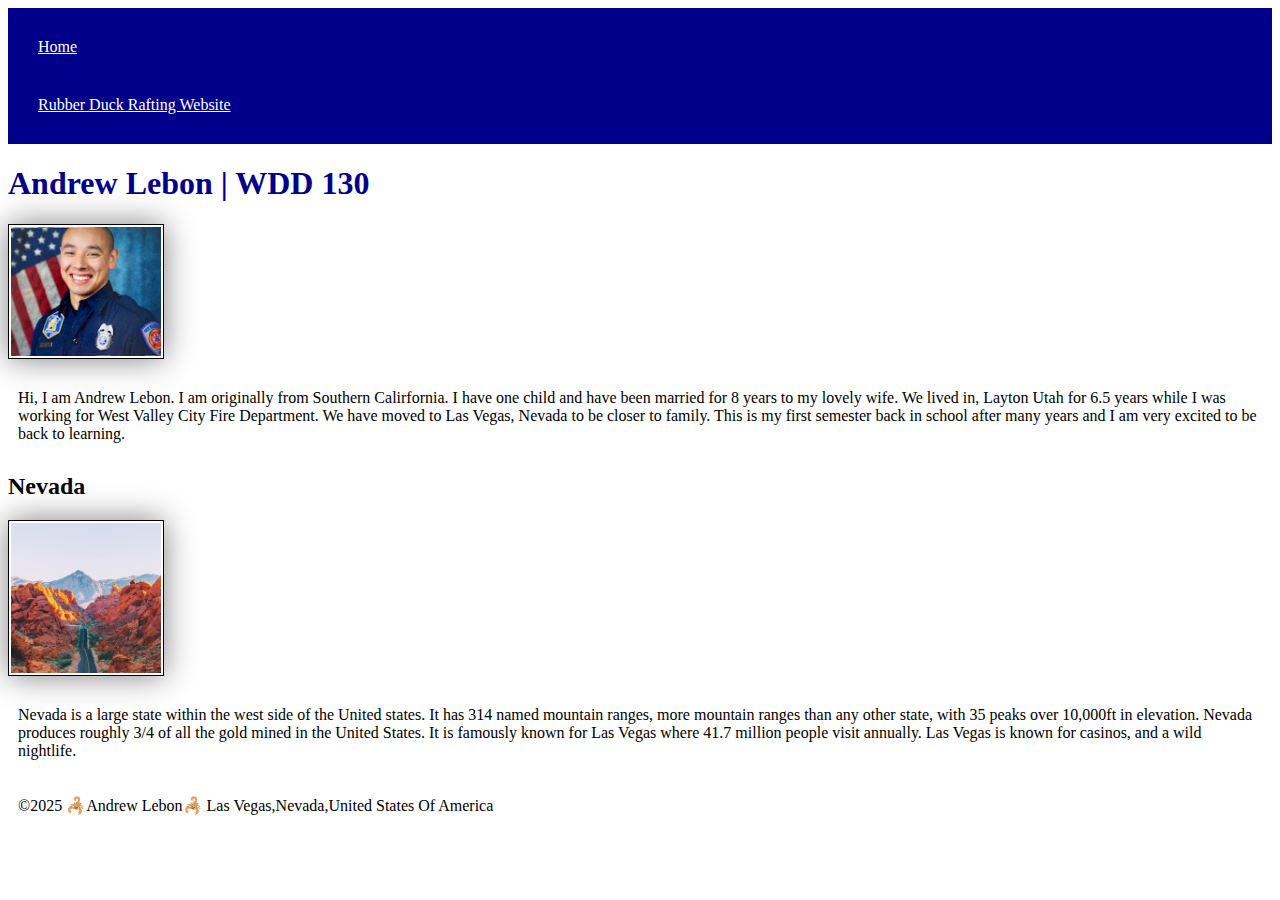
<file: index.html>
<!DOCTYPE html>
<html lang="en-us">

<head>
    <meta charset="utf-8">
    <meta name="viewport" content="width=device-width,initial-scale=1.0">
    <title>Andrew Lebon | WDD 130</title>
    <link rel="stylesheet" href="styles/styles.css">
    <meta name="description"
        content="This page ot a description of myself with a photo included. It is for a  web fundamentals class, WDD 130. This is an example of a created site made by me Andrew Lebon.">
    <meta name="author" content="Andrew Lebon">
</head>

<body>
    <header>
        <nav>
            <a href="#">Home</a>
            <a href="wwr/home.html">Rubber Duck Rafting Website</a>
        </nav>
    </header>
    <main>
        <h1>Andrew Lebon | WDD 130</h1>
        <img src="images/profile.jpg" alt="Hi, I am Andrew Lebon." width="200">
        <p>Hi, I am Andrew Lebon. I am originally from Southern Calirfornia. I have one child and have been married for
            8 years to my lovely wife. We lived in, Layton Utah for 6.5 years while I was working for West Valley City
            Fire Department. We have moved to Las Vegas, Nevada to be closer to family. This is my first semester back
            in school after many years and I am very excited to be back to learning.</p>
    </main>
    <aside>
        <h2>Nevada</h2>
        <img src="images/nevada.jpg" alt="Valley Of Fire">
        <p> Nevada is a large state within the west side of the United states. It has 314 named mountain ranges, more
            mountain ranges than any other state, with 35 peaks over 10,000ft in elevation. Nevada produces roughly 3/4
            of all the gold mined in the United States. It is famously known for Las Vegas where 41.7 million people
            visit annually. Las Vegas is known for casinos, and a wild nightlife.</p>
    </aside>
    <footer>
        <p>©2025 🦂Andrew Lebon🦂 Las Vegas,Nevada,United States Of America</p>
    </footer>
</body>

</html>
</file>
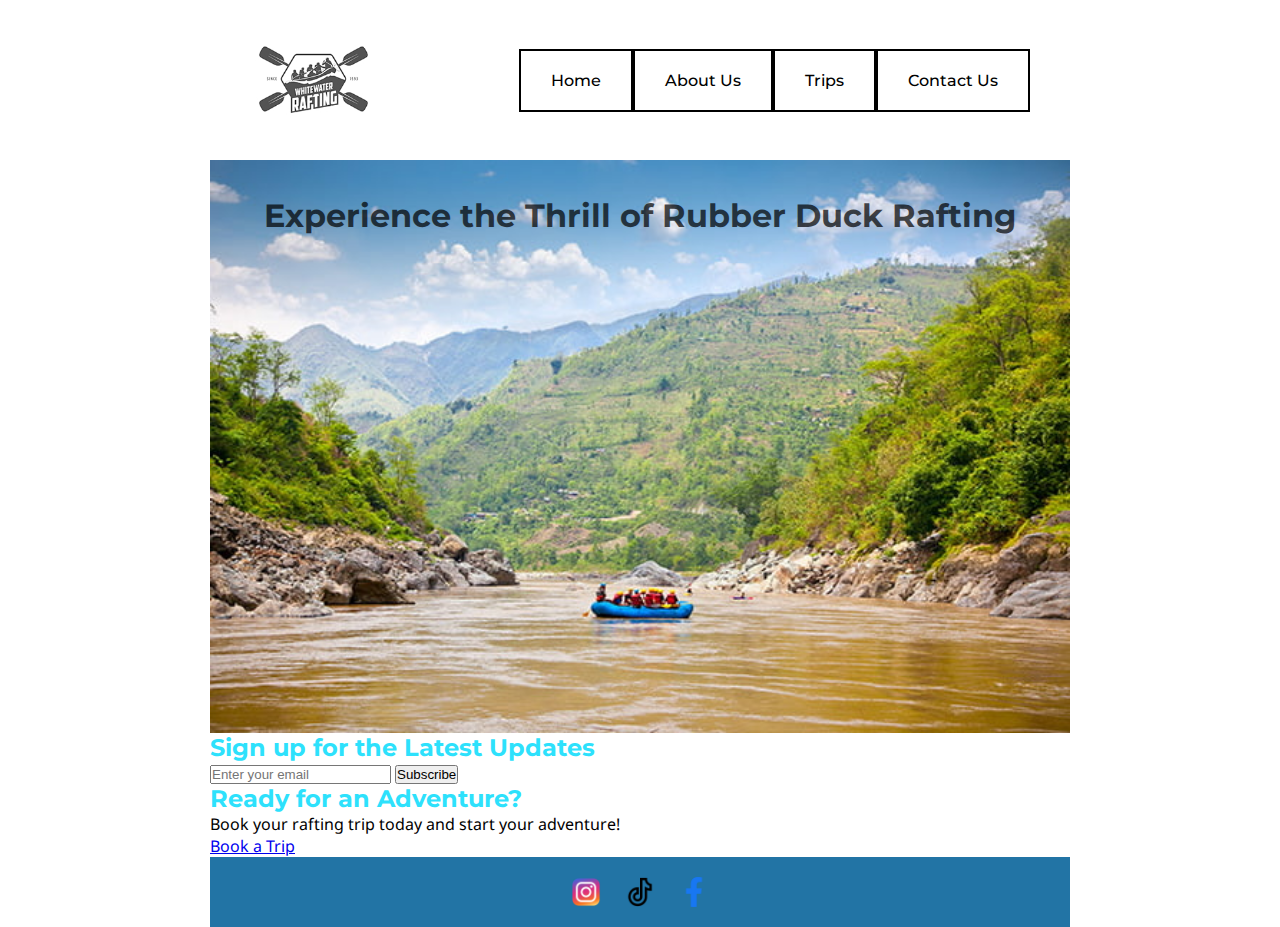
<file: wwr/index.html>
<!DOCTYPE html>
<html lang="en-us">

<head>
    <meta charset="UTF-8">
    <meta name="viewport" content="width=device-width,initial-scale=1.0">
    <title>Rubber Duck Rafting</title>
    <link rel="preconnect" href="https://fonts.googleapis.com">
    <link rel="preconnect" href="https://fonts.gstatic.com" crossorigin>
    <link href="https://fonts.googleapis.com/css2?family=Montserrat:ital,wght@0,100..900;1,100..900&display=swap" rel="stylesheet">
    <link rel="preconnect" href="https://fonts.googleapis.com">
    <link rel="preconnect" href="https://fonts.gstatic.com" crossorigin>
    <link href="https://fonts.googleapis.com/css2?family=Noto+Sans:ital,wght@0,100..900;1,100..900&display=swap" rel="stylesheet">
    <link rel="stylesheet" href="wwr-styles/about.css">
    <meta name="description" content="This is the river rafting">
    <meta name="author" content="Andrew Lebon">
</head>

<body>
    <header>
        <img src="imgs/wwr-logo.jpg" alt="Rafting Company Logo">
        <nav>
            <ul>
                <li><a href="index.html">Home</a></li>
                <li><a href="about.html">About Us</a></li>
                <li><a href="trips.html">Trips</a></li>
                <li><a href="contact.html">Contact Us</a></li>
            </ul>
        </nav>
    </header>

    <main>
        <div class="hero">
            <img src="imgs/wwr-banner.jpg" alt="Hero Image">
            <h1>Experience the Thrill of Rubber Duck Rafting</h1>
        </div>
        <section class="newsletter">
            <h2>Sign up for the Latest Updates</h2>
            <form class="newsletter-form">
                <input type="email" placeholder="Enter your email" required>
                <button type="submit">Subscribe</button>
            </form>
        </section>
        <section class="cta">
            <h2>Ready for an Adventure?</h2>
            <p>Book your rafting trip today and start your adventure!</p>
            <a href="trips.html" class="cta-btn">Book a Trip</a>
        </section>
    </main>

    <footer>
        <nav class="socialmedia">
            <a href="https://instagram.com">
                <img src="imgs/instagram.webp" alt="Instagram">
            </a>
            <a href="https://tiktok.com">
                <img src="imgs/tik_tok.webp" alt="TikTok">
            </a>
            <a href="https://facebook.com">
                <img src="imgs/Facebook.webp" alt="Facebook">
            </a>
        </nav>
    </footer>
</body>

</html>
</file>
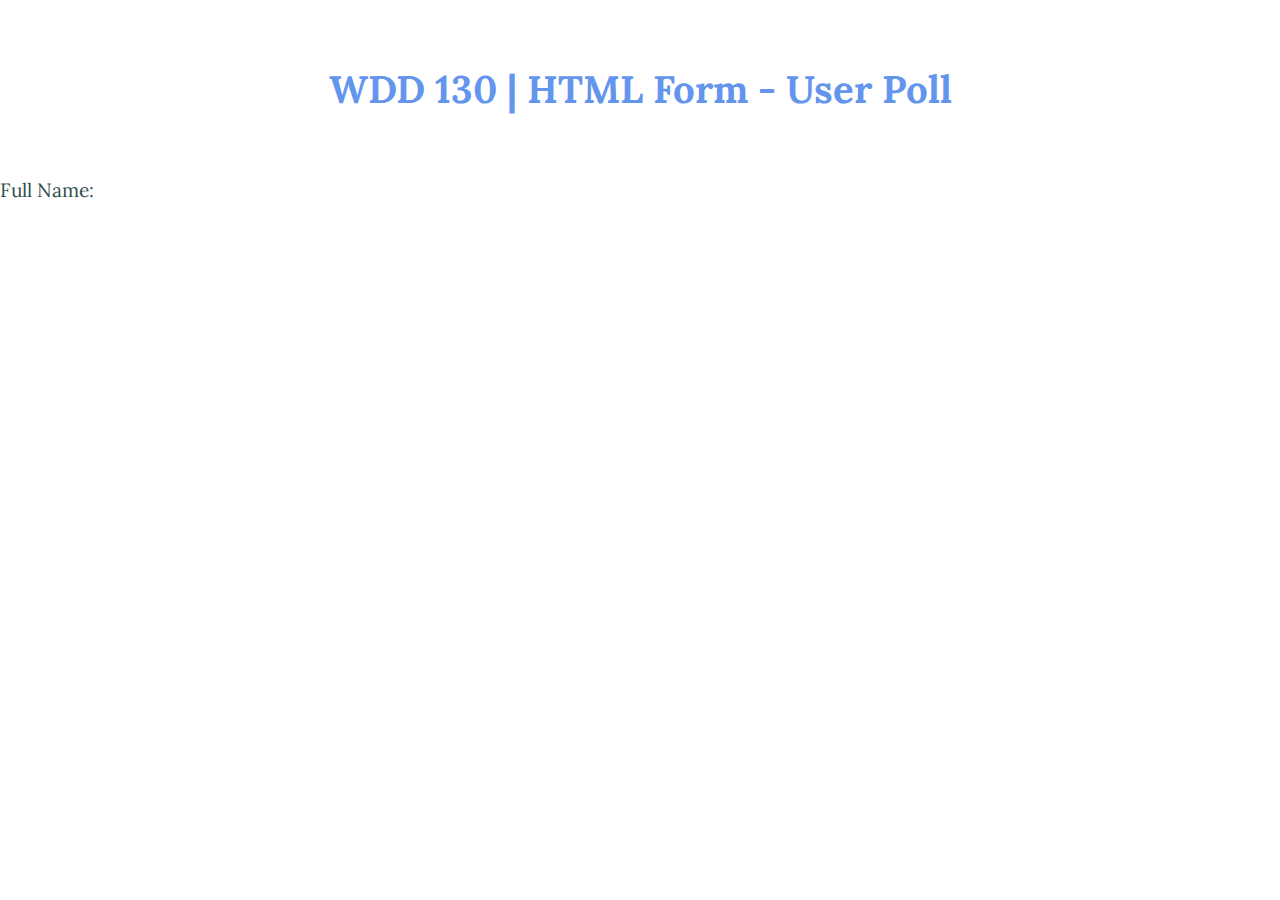
<file: week05/poll-form.html>
<!DOCTYPE html>
<html lang="en-us">

<head>
    <meta charset="UTF-8" />
    <meta name="viewport" content="width=device-width, initial-scale=1">
    <title>WDD 130 | HTML Form - User Poll</title>
    <link rel="preconnect" href="https://fonts.googleapis.com">
    <link rel="preconnect" href="https://fonts.gstatic.com" crossorigin>
    <link
        href="https://fonts.googleapis.com/css2?family=Nunito+Sans:ital,opsz,wght@0,6..12,200..1000;1,6..12,200..1000&display=swap"
        rel="stylesheet">
    <link rel="preconnect" href="https://fonts.googleapis.com">
    <link rel="preconnect" href="https://fonts.gstatic.com" crossorigin>
    <link
        href="https://fonts.googleapis.com/css2?family=Lora:ital,wght@0,400..700;1,400..700&family=Nunito+Sans:ital,opsz,wght@0,6..12,200..1000;1,6..12,200..1000&display=swap"
        rel="stylesheet">
    <link rel="stylesheet" href="styles/poll-form.css">
</head>

<body>
    <header>
        <h1>WDD 130 | HTML Form - User Poll</h1>
    </header>
    <main>
        <div class="form-item">
            <label for="fullname">Full Name:</label>
            <input type="text" id='fullname" name="fullname">
        </div>

        <form>
            <fieldset>
                <legend>Contact Information</legend>
                <label for="fullname">Full Name:</label>
                <input type-="text" id="fullname" name="fullname">
                <label for="useremail">Email:</label>
                <input type="email" id="useremail" name="useremail">
            </fieldset>
            <fieldset>
                <legend>Questions</legend>
                <label for="browser">What is your favorite internet browser?</label>
                <select id="browser" name="browser">
                    <option value="chrome">Chrome</option>
                    <option value="firefox">Firefox</option>
                    <option value="safari">Safari</option>
                    <option value="edge">Edge</option>
                    <option value="brave">Brave</option>
                    <option value="other">Other</option>
                </select>
                <label for="pet">Do you have a houshold pet?</label>
                <input type="checkbox" id="pet" name="pet">
                <label for="feedback">List the places you have lived:</label>
                <textarea id="feedback" name="feedback" rows="4"
                    placeholder="Los Angeles California, Diamond Bar California, Chino Hills California, Salt Lake City Utah, Layton Utah, Las Vegas Nevada">
                </textarea>
            </fieldset>
            <button type="submit">Submit Poll</button>
        </form>
    </main>
    <footer>
        <p>©2025 | HTML Form - User Poll Activity | Andrew Lebon</p>
    </footer>
</body>

</html>
</file>
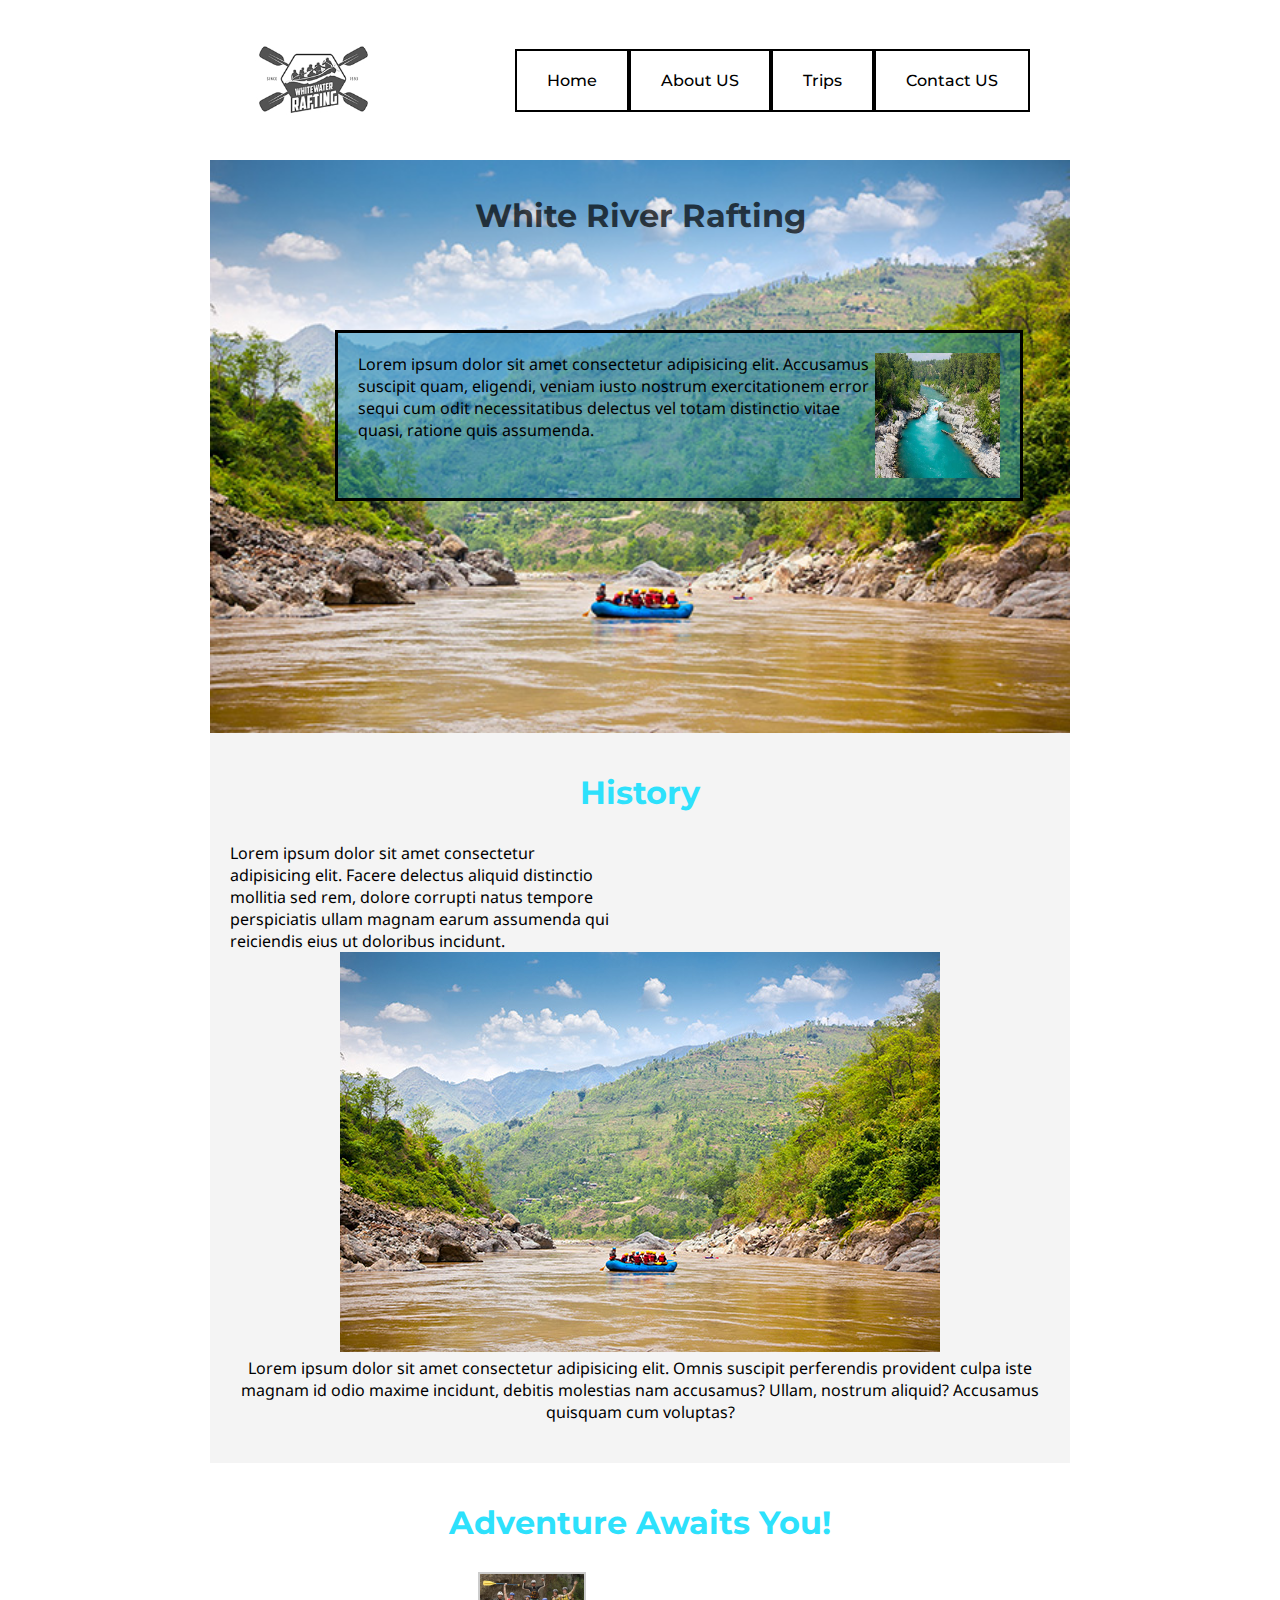
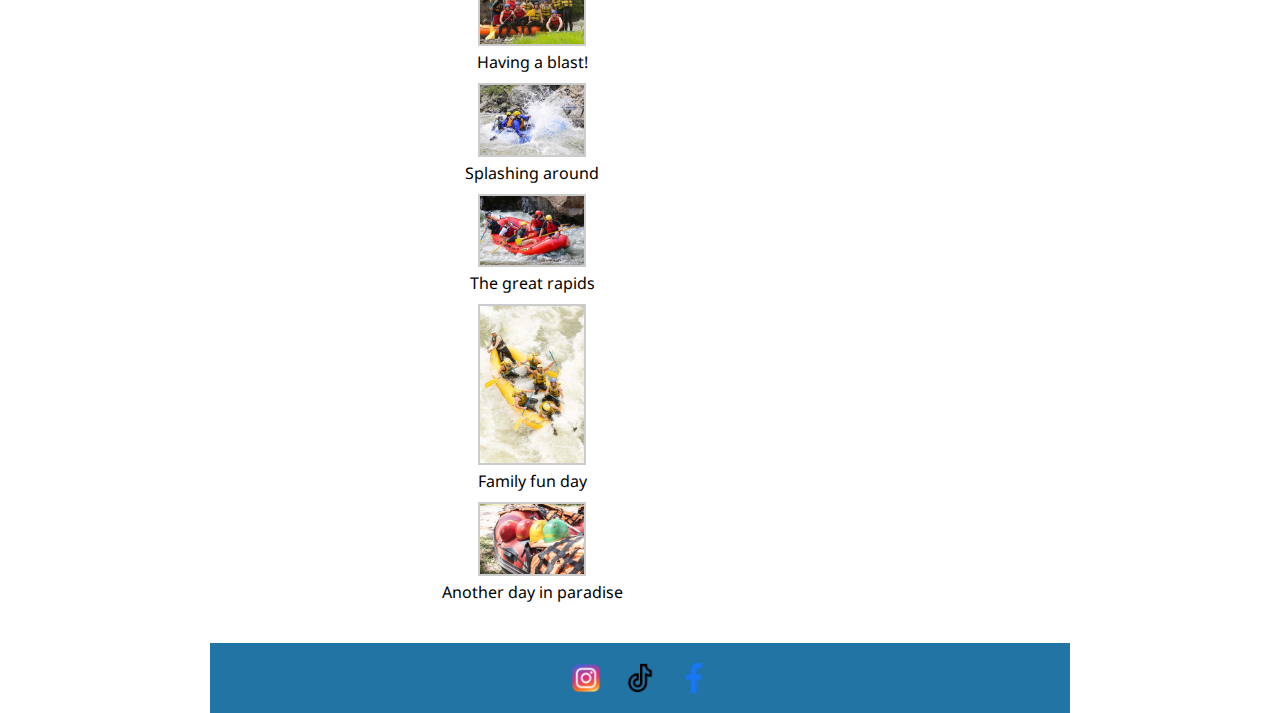
<file: wwr/about.html>
<!DOCTYPE html>
<html lang="en-us">

<head>
    <meta charset="UTF-8">
    <meta name="viewport" content="width=device-width,initial-scale=1.0">
    <title>White Water Rafting</title>
    <link rel="preconnect" href="https://fonts.googleapis.com">
    <link rel="preconnect" href="https://fonts.gstatic.com" crossorigin>
    <link href="https://fonts.googleapis.com/css2?family=Montserrat:ital,wght@0,100..900;1,100..900&display=swap"
        rel="stylesheet">
    <link rel="preconnect" href="https://fonts.googleapis.com">
    <link rel="preconnect" href="https://fonts.gstatic.com" crossorigin>
    <link href="https://fonts.googleapis.com/css2?family=Noto+Sans:ital,wght@0,100..900;1,100..900&display=swap"
        rel="stylesheet">
    <link rel="stylesheet" href="wwr-styles/rafting.css">
    <meta name="description" content="This is the river rafting">
    <meta name="author" content="Andrew Lebon">
</head>

<body>
    <header>
        <img src="wwr-imgs/wwr-logo.jpg" alt="Rafting Company Logo">
        <nav>
            <ul>
                <li><a href="index.html">Home</a></li>
                <li><a href="about.html">About US</a></li>
                <li><a href="trips.html">Trips</a></li>
                <li><a href="contact.html">Contact US</a></li>
            </ul>
        </nav>
    </header>
    <main>
        <div class="hero">
            <img src="wwr-imgs/wwr-banner.jpg" alt="wwr-banner">
            <h1>White River Rafting</h1>
            <article>
                <img src="wwr-imgs/wwr-1.jpg" alt="photo-1">
                <p>Lorem ipsum dolor sit amet consectetur adipisicing elit. Accusamus suscipit quam, eligendi, veniam
                    iusto nostrum exercitationem error sequi cum odit necessitatibus delectus vel totam distinctio vitae
                    quasi, ratione quis assumenda. </p>
            </article>
        </div>
        <section class="history">
            <h2>History</h2>
            <p class="history-1">Lorem ipsum dolor sit amet consectetur adipisicing elit. Facere delectus aliquid distinctio mollitia sed
                rem, dolore corrupti natus tempore perspiciatis ullam magnam earum assumenda qui reiciendis eius ut
                doloribus incidunt.</p>
            <img src="wwr-imgs/wwr-7.jpg" alt="history photo">
            <p>Lorem ipsum dolor sit amet consectetur adipisicing elit. Omnis suscipit perferendis provident culpa iste magnam id odio maxime incidunt, debitis molestias nam accusamus? Ullam, nostrum aliquid? Accusamus quisquam cum voluptas? </p>
        </section>
        <section class="adventure">
            <h2>Adventure Awaits You!</h2>
            <div class="adventure-jpgs">
                <figure>
                <img src="wwr-imgs/wwr-2.jpg" alt="photo-2">
                <figcaption>Having a blast!</figcaption>
                </figure>
                <figure>
                <img src="wwr-imgs/wwr-3.jpg" alt="photo-3">
                <figcaption>Splashing around</figcaption>
                </figure>
                <figure>
                <img src="wwr-imgs/wwr-4.jpg" alt="photo-4">
                <figcaption>The great rapids</figcaption>
                </figure>
                <figure>
                <img src="wwr-imgs/wwr-5.jpg" alt="photo-5">
                <figcaption>Family fun day</figcaption>
                </figure>
                <figure>
                <img src="wwr-imgs/wwr-6.jpg" alt="photo-6">
                <figcaption>Another day in paradise</figcaption>
                </figure>
                </div>
        </section>
    </main>
    <footer>
        <nav class="socialmedia">
            <a href="https://instagram.com">
                <img src="wwr-imgs/instagram.webp" alt="Instagram">
            </a>
            <a href="https://tiktok.com">
                <img src="wwr-imgs/tik_tok.webp" alt="TikTok">
            </a>
            <a href="https://facebook.com">
                <img src="wwr-imgs/Facebook.webp" alt="Facebook">
            </a>
        </nav>
    </footer>
</body>

</html>
</file>
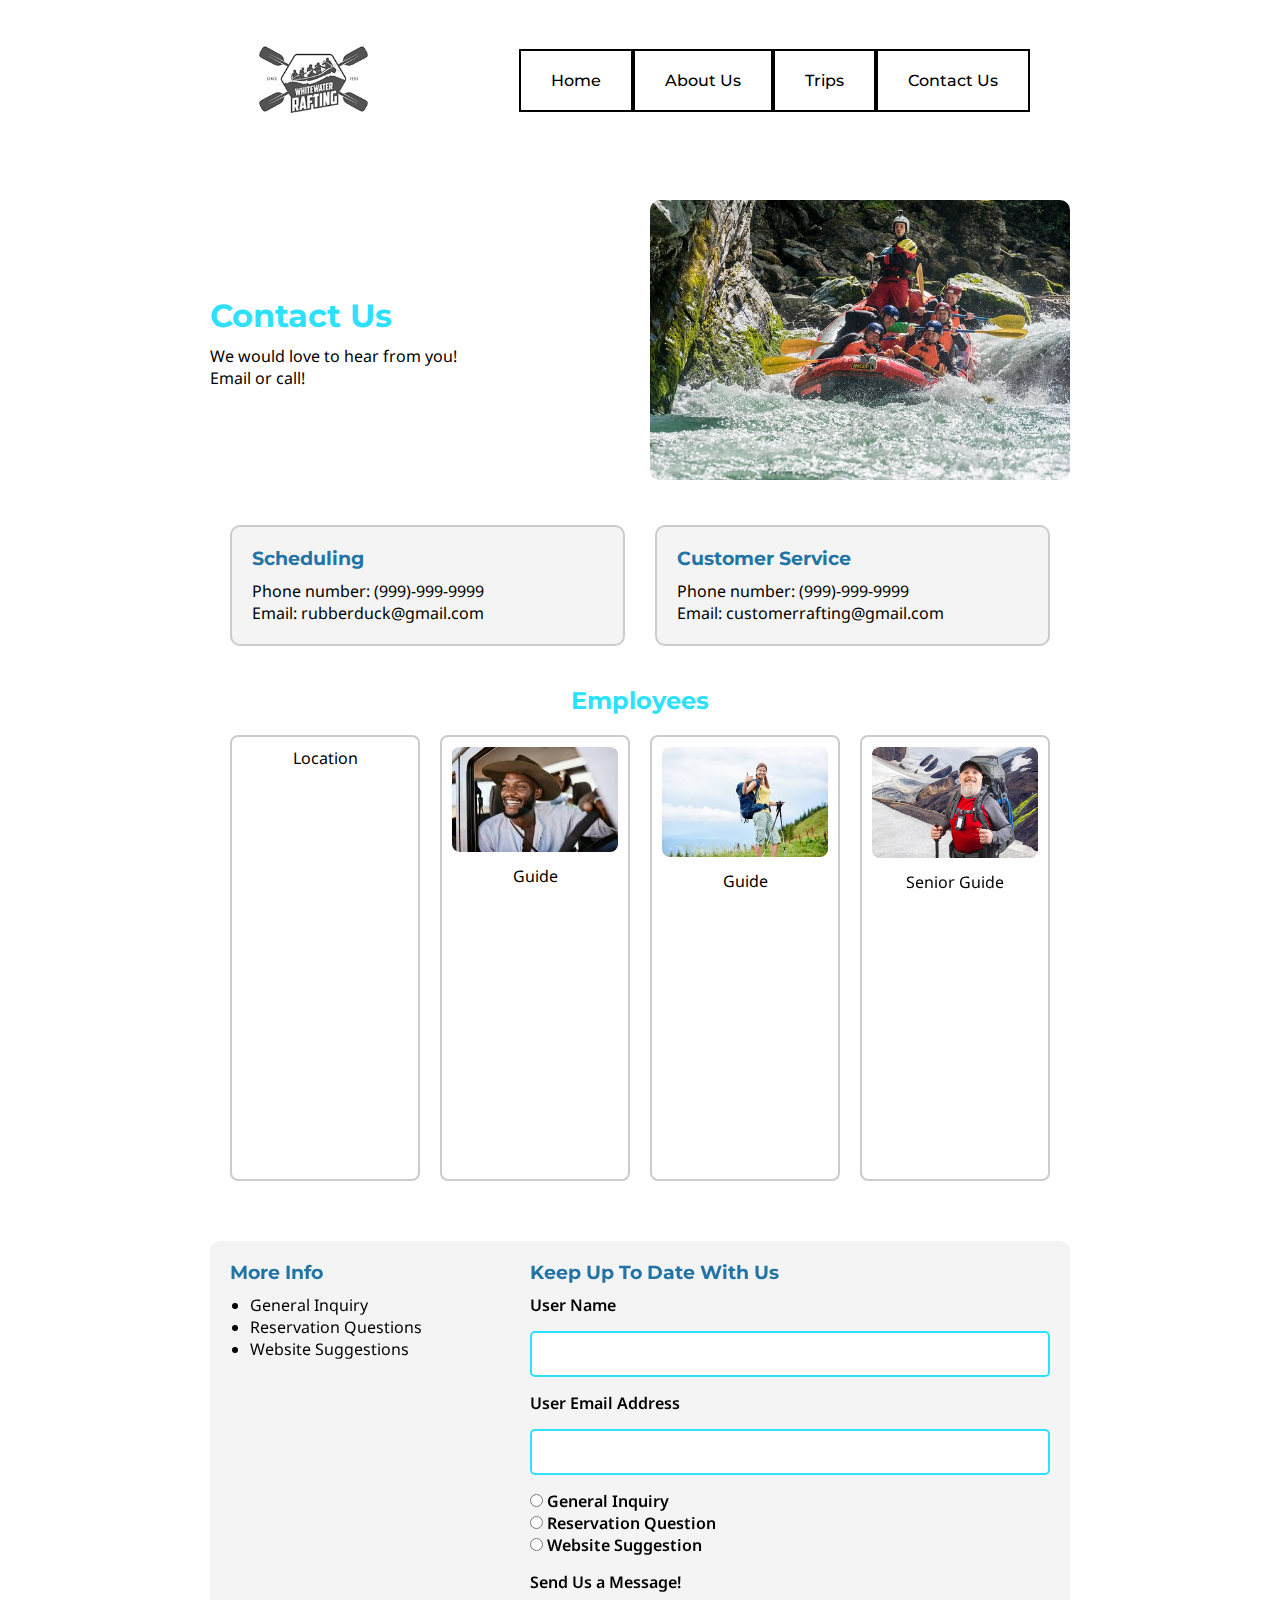
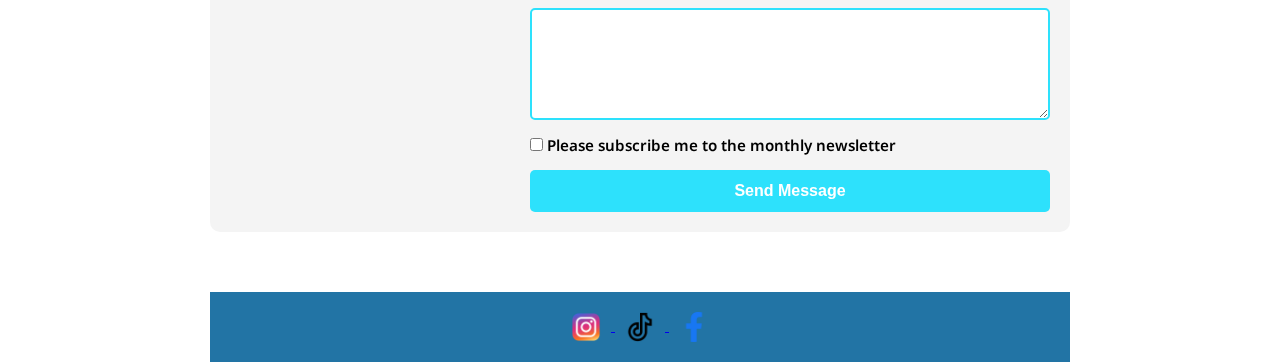
<file: wwr/contact.html>
<!DOCTYPE html>
<html lang="en-us">

<head>
  <meta charset="UTF-8" />
  <meta name="viewport" content="width=device-width, initial-scale=1.0" />
  <title>Contact Us</title>
  <link href="https://fonts.googleapis.com/css2?family=Montserrat:wght@400;700&family=Noto+Sans&display=swap"
    rel="stylesheet" />
  <link rel="stylesheet" href="styles/contact.css" />
  <meta name="description" content="Contact Us Page" />
  <meta name="author" content="Andrew Lebon" />
</head>

<body>
  <header>
    <img src="imgs/wwr-logo.jpg" alt="Rafting Company Logo" />
    <nav>
      <ul>
        <li><a href="index.html">Home</a></li>
        <li><a href="about.html">About Us</a></li>
        <li><a href="trips.html">Trips</a></li>
        <li><a href="contact.html">Contact Us</a></li>
      </ul>
    </nav>
  </header>

  <main>
    <section class="contact-header">
      <div class="header-text">
        <h2>Contact Us</h2>
        <p>
          We would love to hear from you!<br />
          Email or call!
        </p>
      </div>
      <div class="header-image">
        <img src="imgs/title-photo.jpg" alt="Contact Us Page Image" />
      </div>
    </section>

    <section class="contact-info-cards">
      <div class="card">
        <h3>Scheduling</h3>
        <p>
          Phone number: (999)-999-9999<br />
          Email: rubberduck@gmail.com
        </p>
      </div>
      <div class="card">
        <h3>Customer Service</h3>
        <p>
          Phone number: (999)-999-9999<br />
          Email: customerrafting@gmail.com
        </p>
      </div>
    </section>

    <section class="employees-section">
      <h2>Employees</h2>
      <div class="employees-grid">
        <div class="employee-box location-box">
          <div>Location</div>
          <div class="map-embed"> <iframe
              src="https://www.google.com/maps/embed?pb=!1m14!1m12!1m3!1d12952.923562898668!2d-111.47291066914069!3d35.74512932744955!2m3!1f0!2f0!3f0!3m2!1i1024!2i768!4f13.1!5e0!3m2!1sen!2sus!4v1754157045178!5m2!1sen!2sus"
              style="border:0;" allowfullscreen="" loading="lazy"
              referrerpolicy="no-referrer-when-downgrade"></iframe></div>
        </div>
        <div class="employee-box">
          <img src="imgs/Guide-1.jpg" alt="Guide 1" />
          <div>Guide</div>
        </div>
        <div class="employee-box">
          <img src="imgs/Guide-2.jpg" alt="Guide 2" />
          <div>Guide</div>
        </div>
        <div class="employee-box">
          <img src="imgs/Senior-Guide.avif" alt="Senior Guide" />
          <div>Senior Guide</div>
        </div>
      </div>
    </section>

    <section class="footer-info">
      <div class="more-info">
        <h3>More Info</h3>
        <ul>
          <li>General Inquiry</li>
          <li>Reservation Questions</li>
          <li>Website Suggestions</li>
        </ul>
      </div>
      <div class="newsletter-signup">
        <h3>Keep Up To Date With Us</h3>
        <form action="#" method="post" class="contact-form">
          <label for="name">User Name</label>
          <input type="text" id="name" name="name" required />

          <label for="email">User Email Address</label>
          <input type="email" id="email" name="email" required />

          <fieldset>
            <label><input type="radio" name="purpose" value="general" required /> General Inquiry</label><br />
            <label><input type="radio" name="purpose" value="reservation" /> Reservation Question</label><br />
            <label><input type="radio" name="purpose" value="suggestion" /> Website Suggestion</label>
          </fieldset>

          <label for="message">Send Us a Message!</label>
          <textarea id="message" name="message" rows="4" required></textarea>

          <label class="checkbox">
            <input type="checkbox" name="newsletter" />
            Please subscribe me to the monthly newsletter
          </label>

          <button type="submit">Send Message</button>
        </form>
      </div>
    </section>
  </main>

  <footer>
    <nav class="socialmedia">
      <a href="https://instagram.com">
        <img src="imgs/instagram.webp" alt="Instagram" />
      </a>
      <a href="https://tiktok.com">
        <img src="imgs/tik_tok.webp" alt="TikTok" />
      </a>
      <a href="https://facebook.com">
        <img src="imgs/Facebook.webp" alt="Facebook" />
      </a>
  </footer>
</body>

</html>
</file>
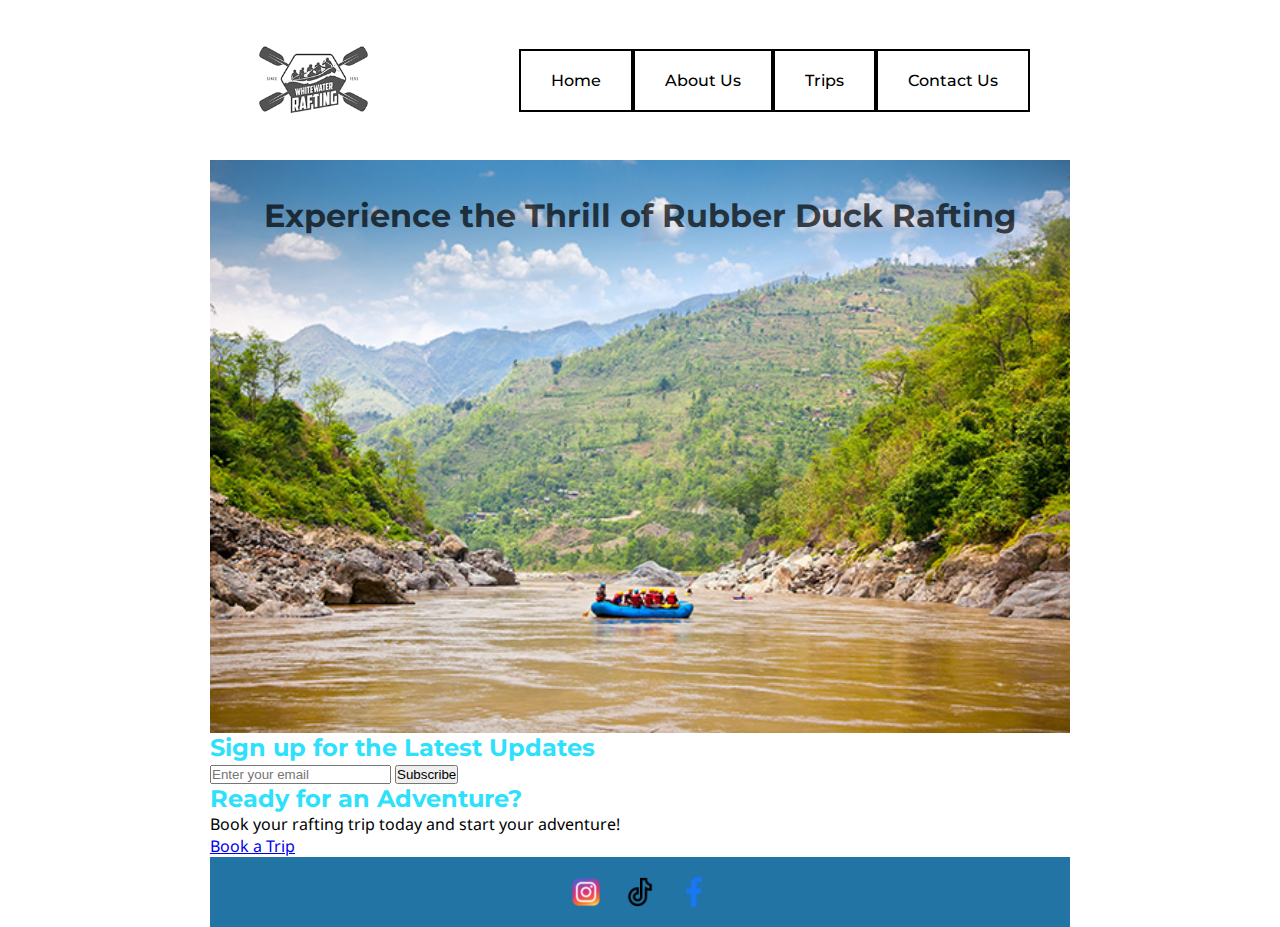
<file: wwr/home.html>
<!DOCTYPE html>
<html lang="en-us">

<head>
    <meta charset="UTF-8">
    <meta name="viewport" content="width=device-width,initial-scale=1.0">
    <title>Rubber Duck Rafting</title>
    <link rel="preconnect" href="https://fonts.googleapis.com">
    <link rel="preconnect" href="https://fonts.gstatic.com" crossorigin>
    <link href="https://fonts.googleapis.com/css2?family=Montserrat:ital,wght@0,100..900;1,100..900&display=swap" rel="stylesheet">
    <link rel="preconnect" href="https://fonts.googleapis.com">
    <link rel="preconnect" href="https://fonts.gstatic.com" crossorigin>
    <link href="https://fonts.googleapis.com/css2?family=Noto+Sans:ital,wght@0,100..900;1,100..900&display=swap" rel="stylesheet">
    <link rel="stylesheet" href="wwr-styles/about.css">
    <meta name="description" content="This is the river rafting">
    <meta name="author" content="Andrew Lebon">
</head>

<body>
    <header>
        <img src="wwr-imgs/wwr-logo.jpg" alt="Rafting Company Logo">
        <nav>
            <ul>
                <li><a href="home.html">Home</a></li>
                <li><a href="about.html">About Us</a></li>
                <li><a href="trips.html">Trips</a></li>
                <li><a href="contact.html">Contact Us</a></li>
            </ul>
        </nav>
    </header>

    <main>
        <div class="hero">
            <img src="wwr-imgs/wwr-banner.jpg" alt="Hero Image">
            <h1>Experience the Thrill of Rubber Duck Rafting</h1>
        </div>
        <section class="newsletter">
            <h2>Sign up for the Latest Updates</h2>
            <form class="newsletter-form">
                <input type="email" placeholder="Enter your email" required>
                <button type="submit">Subscribe</button>
            </form>
        </section>
        <section class="cta">
            <h2>Ready for an Adventure?</h2>
            <p>Book your rafting trip today and start your adventure!</p>
            <a href="trips.html" class="cta-btn">Book a Trip</a>
        </section>
    </main>

    <footer>
        <nav class="socialmedia">
            <a href="https://instagram.com">
                <img src="wwr-imgs/instagram.webp" alt="Instagram">
            </a>
            <a href="https://tiktok.com">
                <img src="wwr-imgs/tik_tok.webp" alt="TikTok">
            </a>
            <a href="https://facebook.com">
                <img src="wwr-imgs/Facebook.webp" alt="Facebook">
            </a>
        </nav>
    </footer>
</body>

</html>
</file>
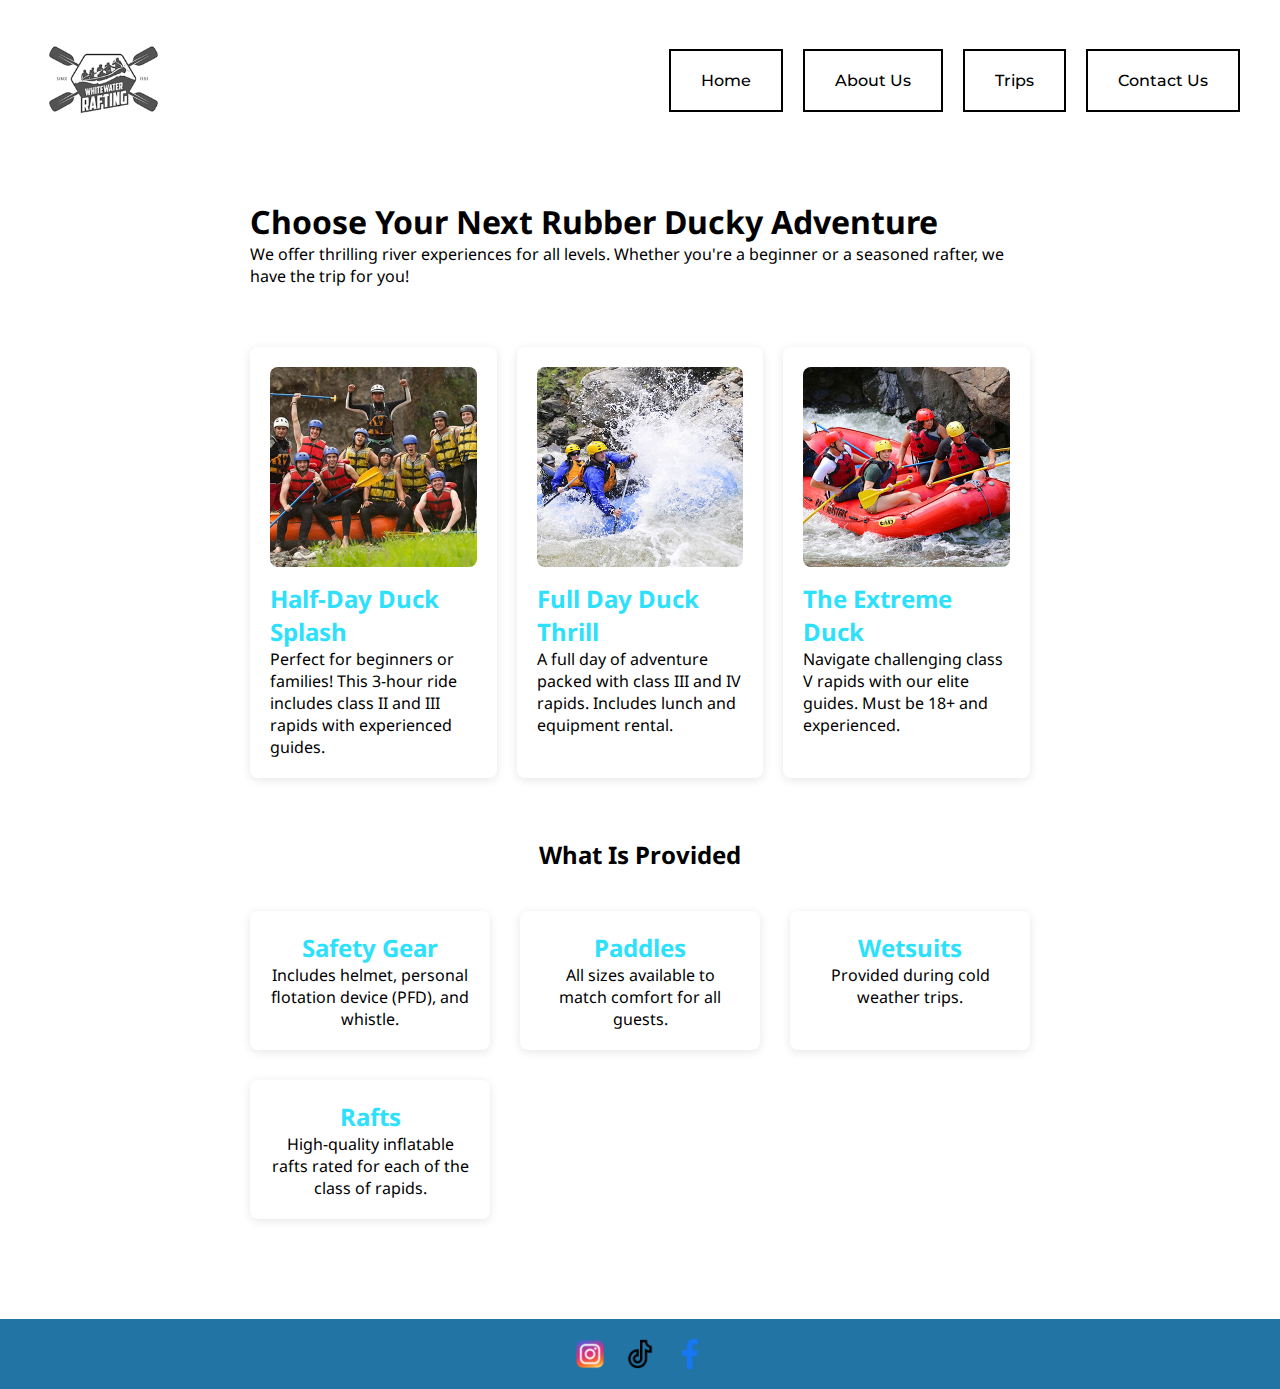
<file: wwr/trips.html>
<!DOCTYPE html>
<html lang="en-us">

<head>
  <meta charset="UTF-8" />
  <meta name="viewport" content="width=device-width, initial-scale=1.0" />
  <title>Our Trips - Rubber Duck Rafting</title>
  <link rel="stylesheet" href="styles/rafting.css" />
  <link rel="preconnect" href="https://fonts.googleapis.com" />
  <link rel="preconnect" href="https://fonts.gstatic.com" crossorigin />
  <link href="https://fonts.googleapis.com/css2?family=Montserrat:wght@400;700&family=Noto+Sans&display=swap"
    rel="stylesheet" />
</head>

<body>
  <header>
    <img src="imgs/wwr-logo.jpg" alt="Rafting Company Logo" />
    <nav>
      <ul>
        <li><a href="index.html">Home</a></li>
        <li><a href="about.html">About Us</a></li>
        <li><a href="trips.html">Trips</a></li>
        <li><a href="contact.html">Contact Us</a></li>
      </ul>
    </nav>
  </header>

  <main>
    <section class="trips-hero">
      <h1>Choose Your Next Rubber Ducky Adventure</h1>
      <p>We offer thrilling river experiences for all levels. Whether you're a beginner or a seasoned rafter, we have
        the trip for you!</p>
    </section>
    <section class="trip-list">
      <div class="trip-card">
        <img src="imgs/wwr-2.jpg" alt="Half Day Trip" />
        <h2>Half-Day Duck Splash</h2>
        <p>Perfect for beginners or families! This 3-hour ride includes class II and III rapids with experienced guides.
        </p>
      </div>

      <div class="trip-card">
        <img src="imgs/wwr-3.jpg" alt="Full Day Adventure" />
        <h2>Full Day Duck Thrill</h2>
        <p>A full day of adventure packed with class III and IV rapids. Includes lunch and equipment rental.</p>
      </div>

      <div class="trip-card">
        <img src="imgs/wwr-4.jpg" alt="Extreme Rapids" />
        <h2>The Extreme Duck</h2>
        <p>Navigate challenging class V rapids with our elite guides. Must be 18+ and experienced.</p>
      </div>
    </section>
    <section class="equipment">
      <h2>What Is Provided</h2>
      <div class="equipment-grid">
        <div>
          <h3>Safety Gear</h3>
          <p>Includes helmet, personal flotation device (PFD), and whistle.</p>
        </div>
        <div>
          <h3>Paddles</h3>
          <p>All sizes available to match comfort for all guests.</p>
        </div>
        <div>
          <h3>Wetsuits</h3>
          <p>Provided during cold weather trips.</p>
        </div>
        <div>
          <h3>Rafts</h3>
          <p>High-quality inflatable rafts rated for each of the class of rapids.</p>
        </div>
      </div>
    </section>
  </main>

  <footer>
    <nav class="socialmedia">
      <a href="https://instagram.com">
        <img src="imgs/instagram.webp" alt="Instagram" />
      </a>
      <a href="https://tiktok.com">
        <img src="imgs/tik_tok.webp" alt="TikTok" />
      </a>
      <a href="https://facebook.com">
        <img src="imgs/Facebook.webp" alt="Facebook" />
      </a>
    </nav>
  </footer>
</body>

</html>
</file>
<file: styles/styles.css>
nav {
    background-color: darkblue;
    padding: 10px;
}

nav a {
    color: white;
    display: block;
    padding: 20px;
}

h1 {
    color: darkblue;
}

img {
    width: 150px;
    height: auto;
    border: 1px solid black;
    padding: 2px;
    box-shadow: 0 0 30px gray;
}

p {
    padding: 10px;
}
</file>
<file: wwr/wwr-styles/about.css>
:root {
    --primary-color: #2DE1FC;
    --secondary-color: #2274A5;
    --accent1-color: #000000;
    --accent2-color: #729B79;
    --heading-font: "Montserrat", sans-serif;
    --body-font: "Noto Sans", sans-serif;
}

* {
    margin: 0;
    padding: 0;
    box-sizing: border-box;
}

body {
    font-family: var(--body-font);
    color: var(--accent1-color);
}

header {
    color: var(--accent2-color);
    display: flex;
    justify-content: space-between;
    align-items: center;
    padding: 40px 40px;
}

header img {
    height: 80px;
}

nav ul {
    list-style: none;
    display: flex;
    gap: 0;
}

nav ul li a {
    display: inline-block;
    background-color: white;
    color: black;
    text-decoration: none;
    padding: 20px 30px;
    border: 2px solid black;
    font-family: var(--heading-font);
    font-weight: 500;

}

header,
main,
footer {
    width: 860px;
    margin: 0 auto;
}

h1,
h2 {
    font-family: var(--heading-font);
    color: var(--primary-color)
}

.hero {
    position: relative;
}

.hero img {
    display: block;
    width: 100%;
    height: auto;
}

h1 {
    position: absolute;
    top: 20px;
    width: 100%;
    padding: 16px;
    text-align: center;
    opacity: 0.7;
    color: black;
}

.hero article {
    position: absolute;
    top: 150px;
    right: 125px;
    left: 125px;
    width: 80%;
    margin: 20px auto;
    background: rgba(16, 131, 181, 0.5);
    padding: 20px;
    border: #000000 solid;
}

.hero article img {
    float: right;
    width: 125px;
    height: 125px;
}

.history {
    background-color: #f4f4f4;
    padding: 40px 20px;
    text-align: center;
}

.history h2 {
    font-size: 2rem;
    color: var(--primary-color);
    margin-bottom: 30px;
    font-family: var(--heading-font);
}

.history-1 {
    display: grid;
    grid-template-columns: 1fr auto 1fr;
    align-items: center;
    gap: 30px;
    max-width: 1000px;
    margin: 0 auto;
    text-align: left;
}

.history-1 p {
    font-size: 1rem;
    line-height: 1.5;
    font-family: var(--body-font);
}

.history-1 img {
    width: 10%;
    max-width: 200px;
    height: auto;
}

.adventure {
    padding: 40px 20px;
    background-color: #fff;
    text-align: center;
}

.adventure h2 {
    font-size: 2rem;
    margin-bottom: 30px;
    font-family: var(--heading-font);
    color: var(--primary-color);
}

.adventure-jpgs {
    display: flex;
    flex-wrap: nowrap;
    justify-content: center;
    gap: 20px;
    max-width: 100%;
    padding: 0 10px;
}

.adventure-jpgs figure {
    flex: 0 0 auto;
    width: 180px;
    text-align: center;
}

.adventure-jpgs img {
    width: 100%;
    height: auto;
    border: 2px solid #ccc;
    object-fit: cover;
}

.adventure-jpgs figcaption {
    margin-top: 8px;
    font-size: 0.9rem;
    font-style: italic;
    color: var(--accent1-color);
}

footer {
    background-color: var(--secondary-color);
    color: white;
    text-align: center;
    padding: 20px;
}

.socialmedia img {
    width: 30px;
    margin: 0 10px;
    vertical-align: middle;
}

.socialmedia a {
    text-decoration: none;
}
</file>
<file: week05/styles/poll-form.css>
* {
    margin: 0;
    padding: 0;
    box-sizing: border-box;
}
body {
    font-family: Nunito, Lora, serif;
    font-size: 1.2em;
    color:darkslategray;
    background: #fff;
}
header {
    margin: 0 auto;
    width: 800px;
}
h1 {
    margin:4rem;
    font-size: 2.0em;
    color: cornflowerblue;
    text-align: center;
}
form {
width: 650px;
margin: 0 auto;
padding: 1rem;
border: 1px solid rgb(0, 0, 0);
border-radius: 0.5rem;
background-color: #eee;
display: grid;
}
fieldset {
    display: grid;
    grid-gap: 0.5rem;
    margin: 1rem;
    border: 1px solid rgb(0, 0, 0/0.2);
    padding: 1rem;
}
legend {
    padding:0.5rem;
    color: navy;
    font-size: 1.3em;
}
label, input, button, select, textarea {
    font-family: Nunito, Lora, sans-serif;
}
label {
    text-align: right;
    padding-right:1rem;
}
input, select, textarea {
    padding: 0.5rem;
    font-size:1.1rem;
}
input[type="checkbox"] {
    width: 22px;
    height: 22px;
    vertical-align: bottom;
}
button {
    margin: 1rem;
    background-color: navy;
    color: #fff;
    border: none;
    border-radius: 0.5rem;
    padding: 0.75rem;
    font-size: 1.2rem;
}
button:hover {
    background-color: darkgreen;
}
footer {
    margin: 1rem auto 0;
    width: 650px;
    text-align: center;
    font-size: 0.8em;
    color:#777;
    border-top: 1px solid #ccc;
}
</file>
<file: wwr/wwr-styles/rafting.css>
:root {
    --primary-color: #2DE1FC;
    --secondary-color: #2274A5;
    --accent1-color: #000000;
    --accent2-color: #729B79;
    --heading-font: "Montserrat", sans-serif;
    --body-font: "Noto Sans", sans-serif;
}

* {
    margin: 0;
    padding: 0;
    box-sizing: border-box;
}

body {
    font-family: var(--body-font);
    color: var(--accent1-color);
}

header {
    color: var(--accent2-color);
    display: flex;
    justify-content: space-between;
    align-items: center;
    padding: 40px 40px;
}

header img {
    height: 80px;
}

nav ul {
    list-style: none;
    display: flex;
    gap: 0;
}

nav ul li a {
    display: inline-block;
    background-color: white;
    color: black;
    text-decoration: none;
    padding: 20px 30px;
    border: 2px solid black;
    font-family: var(--heading-font);
    font-weight: 500;

}

header,
main,
footer {
    width: 860px;
    margin: 0 auto;
}

h1,
h2 {
    font-family: var(--heading-font);
    color: var(--primary-color)
}

.hero {
    position: relative;
}

.hero img {
    display: block;
    width: 100%;
    height: auto;
}

h1 {
    position: absolute;
    top: 20px;
    width: 100%;
    padding: 16px;
    text-align: center;
    opacity: 0.7;
    color: black;
}

.hero article {
    position: absolute;
    top: 150px;
    right: 125px;
    left: 125px;
    width: 80%;
    margin: 20px auto;
    background: rgba(16, 131, 181, 0.5);
    padding: 20px;
    border: #000000 solid;
}

.hero article img {
    float: right;
    width: 125px;
    height: 125px;
}

.history {
    background-color: #f4f4f4;
    padding: 40px 20px;
    text-align: center;
}

.history h2 {
    font-size: 2rem;
    color: var(--primary-color);
    margin-bottom: 30px;
    font-family: var(--heading-font);
}

.history-1 {
    display: grid;
    grid-template-columns: 1fr auto 1fr;
    align-items: center;
    gap: 30px;
    max-width: 1000px;
    margin: 0 auto;
    text-align: left;
}

.history-1 p {
    font-size: 1rem;
    line-height: 1.5;
    font-family: var(--body-font);
}

.history-1 img {
    width: 10%;
    max-width: 200px;
    height: auto;
}

.adventure {
    padding: 40px 20px;
    background-color: #fff;
    text-align: center;
}

.adventure h2 {
    font-size: 2rem;
    margin-bottom: 30px;
    font-family: var(--heading-font);
    color: var(--primary-color);
}

.adventure-jpgs {
    display: flex;
    flex-wrap: wrap;
    justify-content: space-between;
    align-items: center;
    gap: 10px;
    max-width: 1000px;
    margin: 0 auto;
}

.adventure-jpgs img {
    width: 18%;
    margin: 0;
    padding: 0;
    text-align: center;
    border: 2px solid #ccc;
    object-fit: cover;
}

footer {
    background-color: var(--secondary-color);
    color: white;
    text-align: center;
    padding: 20px;
}

.socialmedia img {
    width: 30px;
    margin: 0 10px;
    vertical-align: middle;
}

.socialmedia a {
    text-decoration: none;
}
</file>
<file: wwr/styles/contact.css>
:root {
  --primary-color: #2DE1FC;
  --secondary-color: #2274A5;
  --accent1-color: #000000;
  --accent2-color: #729B79;
  --heading-font: "Montserrat", sans-serif;
  --body-font: "Noto Sans", sans-serif;
}

* {
  margin: 0;
  padding: 0;
  box-sizing: border-box;
}

body {
  font-family: var(--body-font);
  color: var(--accent1-color);
  background-color: #ffffff;
}

header {
  display: flex;
  justify-content: space-between;
  align-items: center;
  padding: 40px;
  max-width: 860px;
  margin: 0 auto;
}

header img {
  height: 80px;
}

nav ul {
  list-style: none;
  display: flex;
}

nav ul li a {
  display: inline-block;
  background-color: white;
  color: black;
  text-decoration: none;
  padding: 20px 30px;
  border: 2px solid black;
  font-family: var(--heading-font);
  font-weight: 500;
}

header,
main,
footer {
    width: 860px;
    margin: 0 auto;
}

.contact-header {
  display: grid;
  grid-template-columns: 1fr 1fr;
  gap: 20px;
  max-width: 860px;
  margin: 40px auto;
  align-items: center;
}

.header-text h2 {
  font-family: var(--heading-font);
  font-size: 2rem;
  color: var(--primary-color);
  margin-bottom: 10px;
}

.header-image img {
  width: 100%;
  border-radius: 10px;
}
.contact-info-cards {
  display: grid;
  grid-template-columns: 1fr 1fr;
  gap: 30px;
  max-width: 860px;
  margin: 40px auto;
  padding: 0 20px;
}

.card {
  background-color: #f4f4f4;
  padding: 20px;
  border: 2px solid #ccc;
  border-radius: 10px;
  text-align: left;
}

.card h3 {
  font-family: var(--heading-font);
  color: var(--secondary-color);
  margin-bottom: 10px;
}
.employees-section {
  max-width: 860px;
  margin: 40px auto;
  text-align: center;
  padding: 0 20px;
}

.employees-section h2 {
  font-family: var(--heading-font);
  color: var(--primary-color);
  margin-bottom: 20px;
}

.employees-grid {
  display: grid;
  grid-template-columns: repeat(auto-fit, minmax(160px, 1fr));
  gap: 20px;
}

.employee-box {
  background-color: #fff;
  border: 2px solid #ccc;
  padding: 10px;
  border-radius: 8px;
}

.employee-box img {
  width: 100%;
  height: auto;
  border-radius: 8px;
  margin-bottom: 8px;
}

.location-box iframe {
  width: 100%;
  height: 400px;
  border: 1px solid white;
  display: block;
}
.footer-info {
  display: grid;
  grid-template-columns: 1fr 2fr;
  gap: 40px;
  max-width: 860px;
  margin: 60px auto;
  padding: 20px;
  background-color: #f4f4f4;
  border-radius: 10px;
}

.more-info h3,
.newsletter-signup h3 {
  font-family: var(--heading-font);
  color: var(--secondary-color);
  margin-bottom: 10px;
}

.more-info ul {
  list-style: disc;
  padding-left: 20px;
  font-size: 1rem;
}

.contact-form {
  display: flex;
  flex-direction: column;
  gap: 15px;
}

.contact-form label {
  font-weight: 600;
}

.contact-form input,
.contact-form textarea {
  padding: 10px;
  border: 2px solid var(--primary-color);
  border-radius: 5px;
  font-size: 1rem;
  font-family: var(--body-font);
}

.contact-form fieldset {
  border: none;
  padding: 0;
}

.checkbox {
  font-size: 0.95rem;
}

.contact-form button {
  background-color: var(--primary-color);
  color: white;
  padding: 12px;
  border: none;
  border-radius: 5px;
  font-size: 1rem;
  cursor: pointer;
  font-weight: bold;
}

.contact-form button:hover {
  background-color: var(--secondary-color);
}

footer {
    background-color: var(--secondary-color);
    color: white;
    text-align: center;
    padding: 20px;
}

.socialmedia img {
    width: 30px;
    margin: 0 10px;
    vertical-align: middle;
    transition: transform 0.3s ease;
}

.socialmedia img:hover {
    transform: scale(1.1);
}
</file>
<file: wwr/styles/rafting.css>
:root {
    --primary-color: #2DE1FC;
    --secondary-color: #2274A5;
    --accent1-color: #000000;
    --accent2-color: #729B79;
    --heading-font: "Montserrat", sans-serif;
    --body-font: "Noto Sans", sans-serif;
}

* {
    margin: 0;
    padding: 0;
    box-sizing: border-box;
}

body {
    font-family: var(--body-font);
    color: var(--accent1-color);
}

a {
    text-decoration: none;
    color: inherit;
}

ul {
    list-style: none;
}

header {
    display: flex;
    justify-content: space-between;
    align-items: center;
    padding: 40px;
}

header img {
    height: 80px;
}

nav ul {
    display: flex;
    gap: 20px;
}

nav ul li a {
    display: inline-block;
    padding: 20px 30px;
    background-color: white;
    color: black;
    border: 2px solid black;
    font-family: var(--heading-font);
    font-weight: 500;
}

nav ul li a:hover {
    background-color: var(--primary-color);
    color: white;
}

.hero {
    position: relative;
}

.hero img {
    width: 100%;
    height: 400px;
    object-fit: cover;
}

.hero h1 {
    position: absolute;
    top: 30%;
    left: 50%;
    transform: translateX(-50%);
    font-size: 3rem;
    color: white;
    text-shadow: 2px 2px 8px rgba(0, 0, 0, 0.7);
    font-family: var(--heading-font);
}

main {
    width: 860px;
    margin: 0 auto;
    padding: 40px;
}

section {
    margin-bottom: 60px;
}

.newsletter {
    background-color: var(--secondary-color);
    color: white;
    padding: 30px;
    text-align: center;
    border-radius: 8px;
}

.newsletter-form {
    display: flex;
    justify-content: center;
    gap: 10px;
}

.newsletter-form input {
    padding: 10px;
    font-size: 1rem;
    border-radius: 5px;
    width: 300px;
}

.newsletter-form button {
    padding: 10px 15px;
    background-color: var(--primary-color);
    border: none;
    border-radius: 5px;
    color: white;
    cursor: pointer;
}

.newsletter-form button:hover {
    background-color: var(--secondary-color);
}

.cta {
    text-align: center;
}

.cta h2 {
    font-size: 2rem;
    color: var(--primary-color);
}

.cta p {
    font-size: 1rem;
    color: var(--accent1-color);
    margin-bottom: 20px;
}

.cta-btn {
    padding: 15px 30px;
    background-color: var(--primary-color);
    color: white;
    text-transform: uppercase;
    border: none;
    border-radius: 5px;
    font-weight: bold;
}

.cta-btn:hover {
    background-color: var(--secondary-color);
}

.trip-list {
    display: flex;
    gap: 20px;
    margin-top: 40px;
}

.trip-card {
    background-color: white;
    padding: 20px;
    flex: 1;
    box-shadow: 0 2px 10px rgba(0, 0, 0, 0.1);
    border-radius: 8px;
}

.trip-card img {
    width: 100%;
    height: 200px;
    object-fit: cover;
    border-radius: 8px;
}

.trip-card h2 {
    font-size: 1.5rem;
    margin-top: 10px;
    color: var(--primary-color);
}

.trip-card p {
    font-size: 1rem;
    color: var(--accent1-color);
}

.equipment {
    text-align: center;
}

.equipment-grid {
    display: grid;
    grid-template-columns: repeat(auto-fill, minmax(200px, 1fr));
    gap: 30px;
    margin-top: 40px;
}

.equipment-grid div {
    background-color: white;
    padding: 20px;
    border-radius: 8px;
    box-shadow: 0 2px 10px rgba(0, 0, 0, 0.1);
    text-align: center;
}

.equipment-grid h3 {
    font-size: 1.5rem;
    color: var(--primary-color);
}

.equipment-grid p {
    font-size: 1rem;
    color: var(--accent1-color);
}

.contact-header {
    display: flex;
    justify-content: space-between;
    align-items: center;
    padding: 40px 20px;
    background-color: var(--primary-color);
    color: white;
    width: 100%;
    box-sizing: border-box;
    flex-wrap: wrap;
}

.contact-header .header-text {
    flex: 1;
    max-width: 600px;
}

.contact-header h2 {
    font-size: 2.5rem;
}

.contact-header .header-image {
    flex: 1;
    max-width: 500px;
    text-align: center;
    margin-top: 20px;
}

.contact-header .header-image img {
    width: 100%;
    max-width: 400px;
    border-radius: 8px;
}

.contact-info-cards {
    display: flex;
    justify-content: space-between;
    gap: 20px;
    margin-top: 40px;
}

.contact-info-cards .card {
    background-color: white;
    padding: 20px;
    flex: 1;
    box-shadow: 0 2px 10px rgba(0, 0, 0, 0.1);
    border-radius: 8px;
}

.contact-info-cards .card h3 {
    font-size: 1.5rem;
    color: var(--primary-color);
}

.contact-info-cards .card p {
    font-size: 1rem;
}

.employees-grid {
    display: grid;
    grid-template-columns: repeat(auto-fill, minmax(200px, 1fr));
    gap: 30px;
    margin-top: 40px;
}

.employee-box {
    background-color: white;
    padding: 20px;
    border-radius: 8px;
    box-shadow: 0 2px 10px rgba(0, 0, 0, 0.1);
    text-align: center;
}

.employee-box img {
    width: 100%;
    height: 200px; 
    object-fit: cover;
    border-radius: 8px;
}

.employee-box div {
    font-weight: bold;
    color: var(--primary-color);
    margin-top: 10px;
}

.employee-box.senior-guide {
    background-color: var(--secondary-color); 
    color: white;
}

.employee-box.senior-guide img {
    height: 220px; 
}

.employee-box.senior-guide div {
    font-size: 1.2rem;
    color: var(--primary-color); 
}

.contact-form {
    display: flex;
    flex-direction: column;
    gap: 15px;
    margin-top: 30px;
}

.contact-form input,
.contact-form textarea {
    padding: 12px;
    border-radius: 8px;
    border: 2px solid var(--primary-color);
    font-size: 1rem;
    width: 100%;
}

.contact-form button {
    padding: 12px;
    background-color: var(--primary-color);
    color: white;
    border: none;
    font-size: 1rem;
    border-radius: 8px;
    cursor: pointer;
}

.contact-form button:hover {
    background-color: var(--secondary-color);
}

.map-embed iframe {
    width: 100%;
    height: 400px;
    border-radius: 8px;
    box-sizing: border-box;
}

footer {
    background-color: var(--secondary-color);
    color: white;
    text-align: center;
    padding: 20px;
}

footer .socialmedia {
    display: flex;
    justify-content: center;
    gap: 20px;
}

footer .socialmedia img {
    width: 30px;
    vertical-align: middle;
}
</file>
